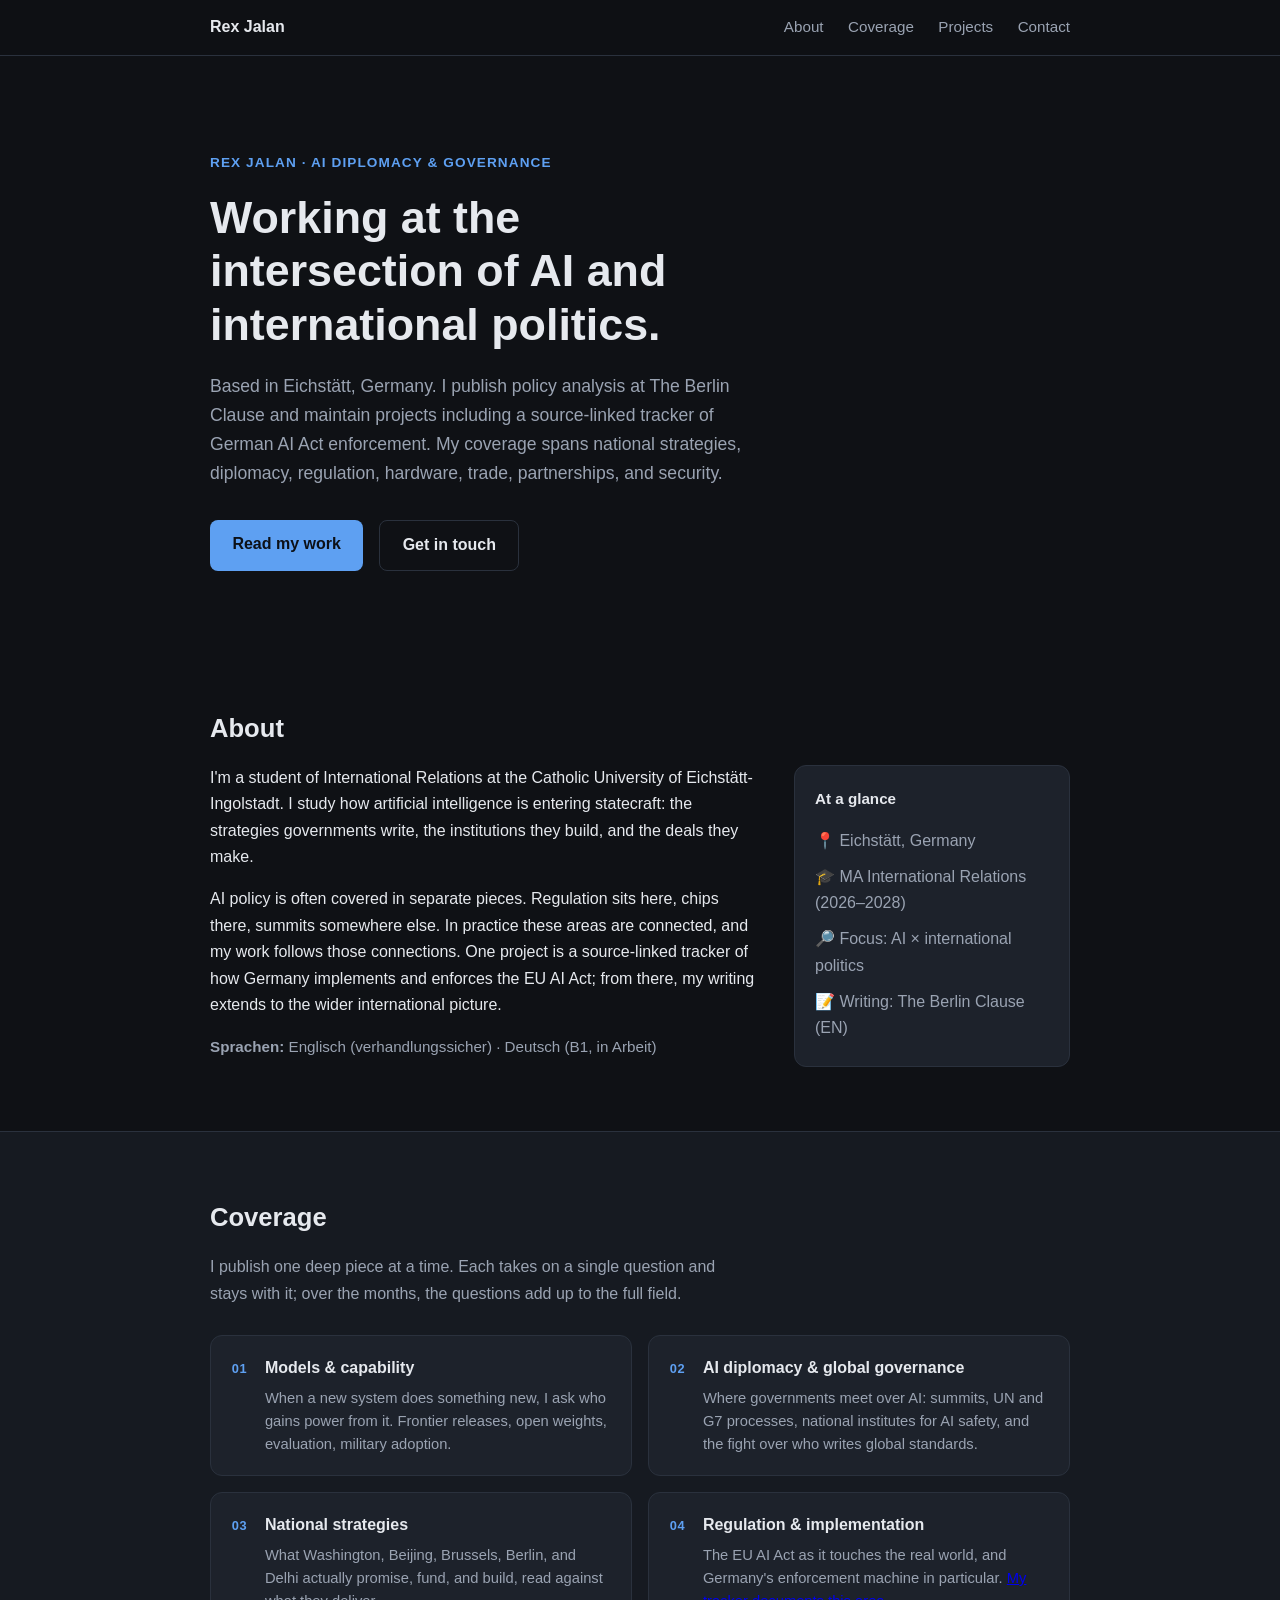
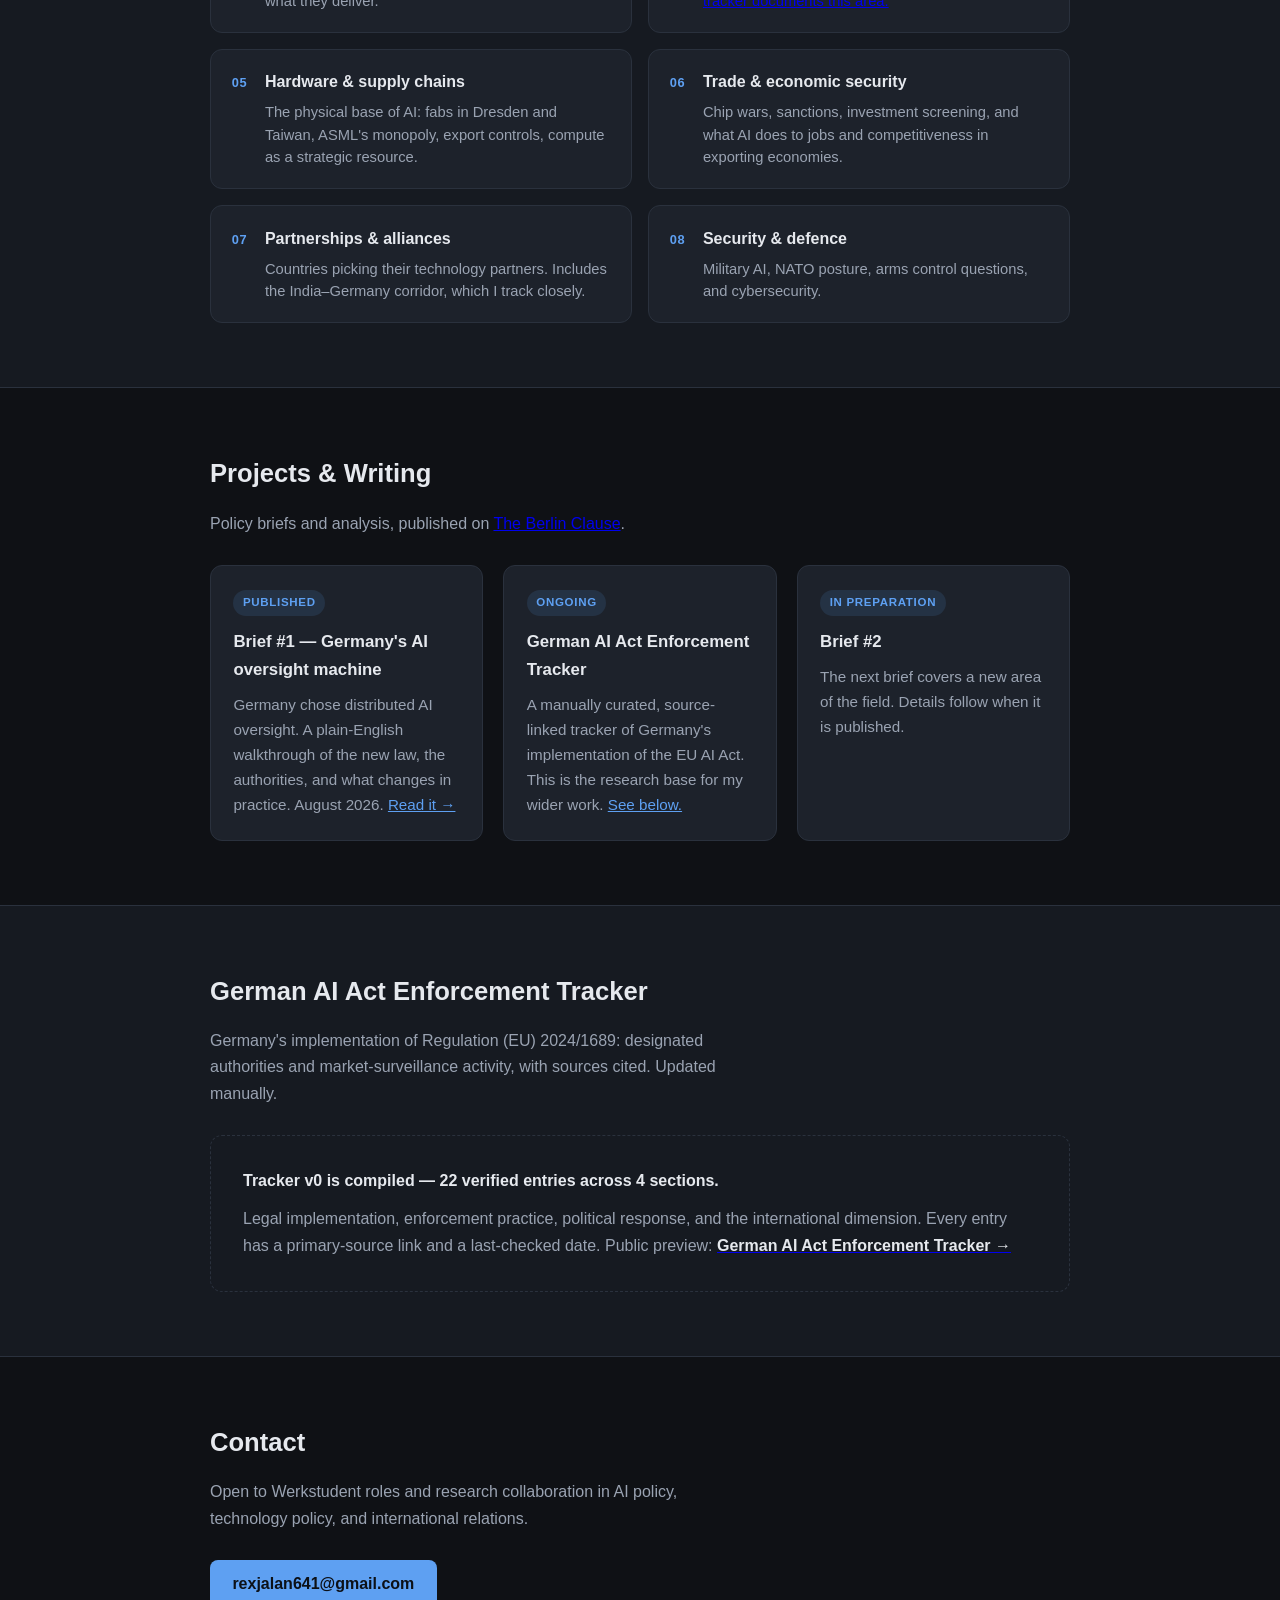
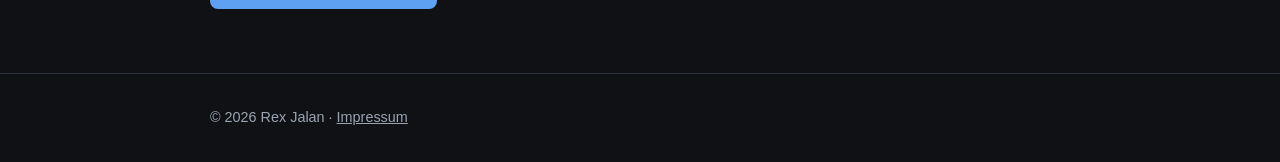
<file: index.html>
<!DOCTYPE html>
<html lang="en">
<head>
  <meta charset="UTF-8">
  <meta name="viewport" content="width=device-width, initial-scale=1.0">
  <title>Rex Jalan · AI &amp; International Politics</title>
  <meta name="description" content="Policy analysis on AI and international politics from Germany: national strategies, diplomacy, regulation, chips and supply chains, trade, alliances, and security. Includes a bilingual German AI Act enforcement tracker.">
  <link rel="stylesheet" href="style.css">
</head>
<body>
  <header class="nav">
    <div class="container nav-inner">
      <a href="#top" class="brand">Rex Jalan</a>
      <nav>
        <a href="#about">About</a>
        <a href="#coverage">Coverage</a>
        <a href="#projects">Projects</a>
        <a href="#contact">Contact</a>
      </nav>
    </div>
  </header>

  <main id="top">
    <!-- HERO -->
    <section class="hero">
      <div class="container">
        <p class="kicker">Rex Jalan · AI Diplomacy &amp; Governance</p>
        <h1>Working at the intersection of AI and international politics.</h1>
        <p class="lede">
          Based in Eichstätt, Germany. I publish policy analysis at The Berlin
          Clause and maintain projects including a source-linked tracker of
          German AI Act enforcement. My coverage spans national strategies,
          diplomacy, regulation, hardware, trade, partnerships, and security.
        </p>
        <div class="hero-actions">
          <a class="btn" href="#projects">Read my work</a>
          <a class="btn btn-ghost" href="#contact">Get in touch</a>
        </div>
      </div>
    </section>

    <!-- ABOUT -->
    <section id="about" class="section">
      <div class="container">
        <h2>About</h2>
        <div class="about-grid">
          <div>
            <p>
              I'm a student of International Relations at the Catholic
              University of Eichstätt-Ingolstadt. I study how artificial
              intelligence is entering statecraft: the strategies governments
              write, the institutions they build, and the deals they make.
            </p>
            <p>
              AI policy is often covered in separate pieces. Regulation sits
              here, chips there, summits somewhere else. In practice these
              areas are connected, and my work follows those connections. One
              project is a source-linked tracker of how Germany
              implements and enforces the EU AI Act; from there, my writing
              extends to the wider international picture.
            </p>
            <p class="lang-note">
              <strong>Sprachen:</strong> Englisch (verhandlungssicher) · Deutsch (B1, in Arbeit)
            </p>
          </div>
          <aside class="facts">
            <h3>At a glance</h3>
            <ul>
              <li>📍 Eichstätt, Germany</li>
              <li>🎓 MA International Relations (2026–2028)</li>
              <li>🔎 Focus: AI × international politics</li>
              <li>📝 Writing: The Berlin Clause (EN)</li>
            </ul>
          </aside>
        </div>
      </div>
    </section>

    <!-- COVERAGE -->
    <section id="coverage" class="section section-alt">
      <div class="container">
        <h2>Coverage</h2>
        <p class="section-sub">
          I publish one deep piece at a time. Each takes on a single question
          and stays with it; over the months, the questions add up to the full
          field.
        </p>
        <div class="coverage-grid">
          <div class="coverage-item">
            <span class="coverage-num">01</span>
            <div>
              <h3>Models &amp; capability</h3>
              <p>When a new system does something new, I ask who gains power from it. Frontier releases, open weights, evaluation, military adoption.</p>
            </div>
          </div>
          <div class="coverage-item">
            <span class="coverage-num">02</span>
            <div>
              <h3>AI diplomacy &amp; global governance</h3>
              <p>Where governments meet over AI: summits, UN and G7 processes, national institutes for AI safety, and the fight over who writes global standards.</p>
            </div>
          </div>
          <div class="coverage-item">
            <span class="coverage-num">03</span>
            <div>
              <h3>National strategies</h3>
              <p>What Washington, Beijing, Brussels, Berlin, and Delhi actually promise, fund, and build, read against what they deliver.</p>
            </div>
          </div>
          <div class="coverage-item">
            <span class="coverage-num">04</span>
            <div>
              <h3>Regulation &amp; implementation</h3>
              <p>The EU AI Act as it touches the real world, and Germany's enforcement machine in particular. <a href="#tracker">My tracker documents this area.</a></p>
            </div>
          </div>
          <div class="coverage-item">
            <span class="coverage-num">05</span>
            <div>
              <h3>Hardware &amp; supply chains</h3>
              <p>The physical base of AI: fabs in Dresden and Taiwan, ASML's monopoly, export controls, compute as a strategic resource.</p>
            </div>
          </div>
          <div class="coverage-item">
            <span class="coverage-num">06</span>
            <div>
              <h3>Trade &amp; economic security</h3>
              <p>Chip wars, sanctions, investment screening, and what AI does to jobs and competitiveness in exporting economies.</p>
            </div>
          </div>
          <div class="coverage-item">
            <span class="coverage-num">07</span>
            <div>
              <h3>Partnerships &amp; alliances</h3>
              <p>Countries picking their technology partners. Includes the India&ndash;Germany corridor, which I track closely.</p>
            </div>
          </div>
          <div class="coverage-item">
            <span class="coverage-num">08</span>
            <div>
              <h3>Security &amp; defence</h3>
              <p>Military AI, NATO posture, arms control questions, and cybersecurity.</p>
            </div>
          </div>
        </div>
      </div>
    </section>

    <!-- PROJECTS -->
    <section id="projects" class="section">
      <div class="container">
        <h2>Projects &amp; Writing</h2>
        <p class="section-sub">Policy briefs and analysis, published on <a href="https://rexjalan.substack.com">The Berlin Clause</a>.</p>
        <div class="cards">
          <article class="card">
            <span class="tag">Published</span>
            <h3>Brief #1 — Germany's AI oversight machine</h3>
            <p>Germany chose distributed AI oversight. A plain-English walkthrough of the new law, the authorities, and what changes in practice. August 2026. <a href="https://rexjalan.substack.com/p/germany-decided-not-to-build-an-ai">Read it →</a></p>
          </article>
          <article class="card">
            <span class="tag">Ongoing</span>
            <h3>German AI Act Enforcement Tracker</h3>
            <p>A manually curated, source-linked tracker of Germany's implementation of the EU AI Act. This is the research base for my wider work. <a href="#tracker">See below.</a></p>
          </article>
          <article class="card">
            <span class="tag">In preparation</span>
            <h3>Brief #2</h3>
            <p>The next brief covers a new area of the field. Details follow when it is published.</p>
          </article>
        </div>
      </div>
    </section>

    <!-- TRACKER -->
    <section id="tracker" class="section section-alt">
      <div class="container">
        <h2>German AI Act Enforcement Tracker</h2>
        <p class="section-sub">
          Germany's implementation of Regulation (EU) 2024/1689: designated
          authorities and market-surveillance activity, with sources cited.
          Updated manually.
        </p>
        <div class="tracker-placeholder">
          <p><strong>Tracker v0 is compiled — 22 verified entries across 4 sections.</strong></p>
          <p>Legal implementation, enforcement practice, political response, and the international dimension. Every entry has a primary-source link and a last-checked date. Public preview: <a href="tracker.html"><strong>German AI Act Enforcement Tracker →</strong></a></p>
        </div>
      </div>
    </section>

    <!-- CONTACT -->
    <section id="contact" class="section">
      <div class="container">
        <h2>Contact</h2>
        <p class="section-sub">
          Open to Werkstudent roles and research collaboration in AI policy,
          technology policy, and international relations.
        </p>
        <a class="btn" href="mailto:rexjalan641@gmail.com">rexjalan641@gmail.com</a>
      </div>
    </section>
  </main>

  <footer class="footer">
    <div class="container">
      <p>© 2026 Rex Jalan · <a href="impressum.html">Impressum</a></p>
    </div>
  </footer>
</body>
</html>
</file>
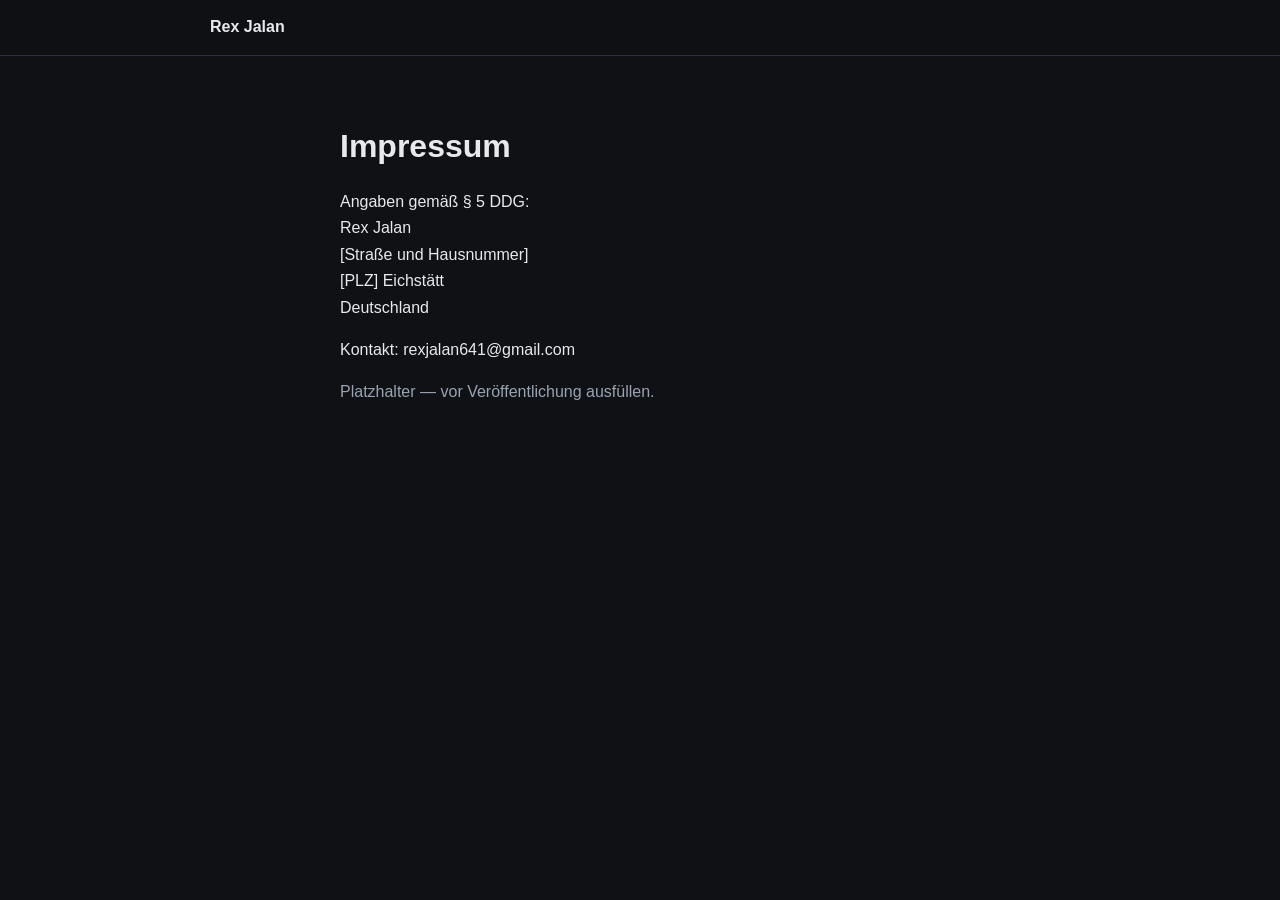
<file: impressum.html>
<!DOCTYPE html>
<html lang="de">
<head>
  <meta charset="UTF-8">
  <meta name="viewport" content="width=device-width, initial-scale=1.0">
  <title>Impressum — Rex Jalan</title>
  <link rel="stylesheet" href="style.css">
</head>
<body>
  <header class="nav">
    <div class="container nav-inner">
      <a href="index.html" class="brand">Rex Jalan</a>
    </div>
  </header>
  <main class="section">
    <div class="container" style="max-width: 640px;">
      <h1>Impressum</h1>
      <!-- TODO: Fill in full name and address once decided. German law (§ 5 TMG / DDG) requires this for a hosted site with a commercial or professional character. -->
      <p style="margin-top:1rem;">
        Angaben gemäß § 5 DDG:<br>
        Rex Jalan<br>
        [Straße und Hausnummer]<br>
        [PLZ] Eichstätt<br>
        Deutschland
      </p>
      <p style="margin-top:1rem;">
        Kontakt: rexjalan641@gmail.com
      </p>
      <p style="margin-top:1rem; color:#9aa3b2;">
        Platzhalter — vor Veröffentlichung ausfüllen.
      </p>
    </div>
  </main>
</body>
</html>
</file>
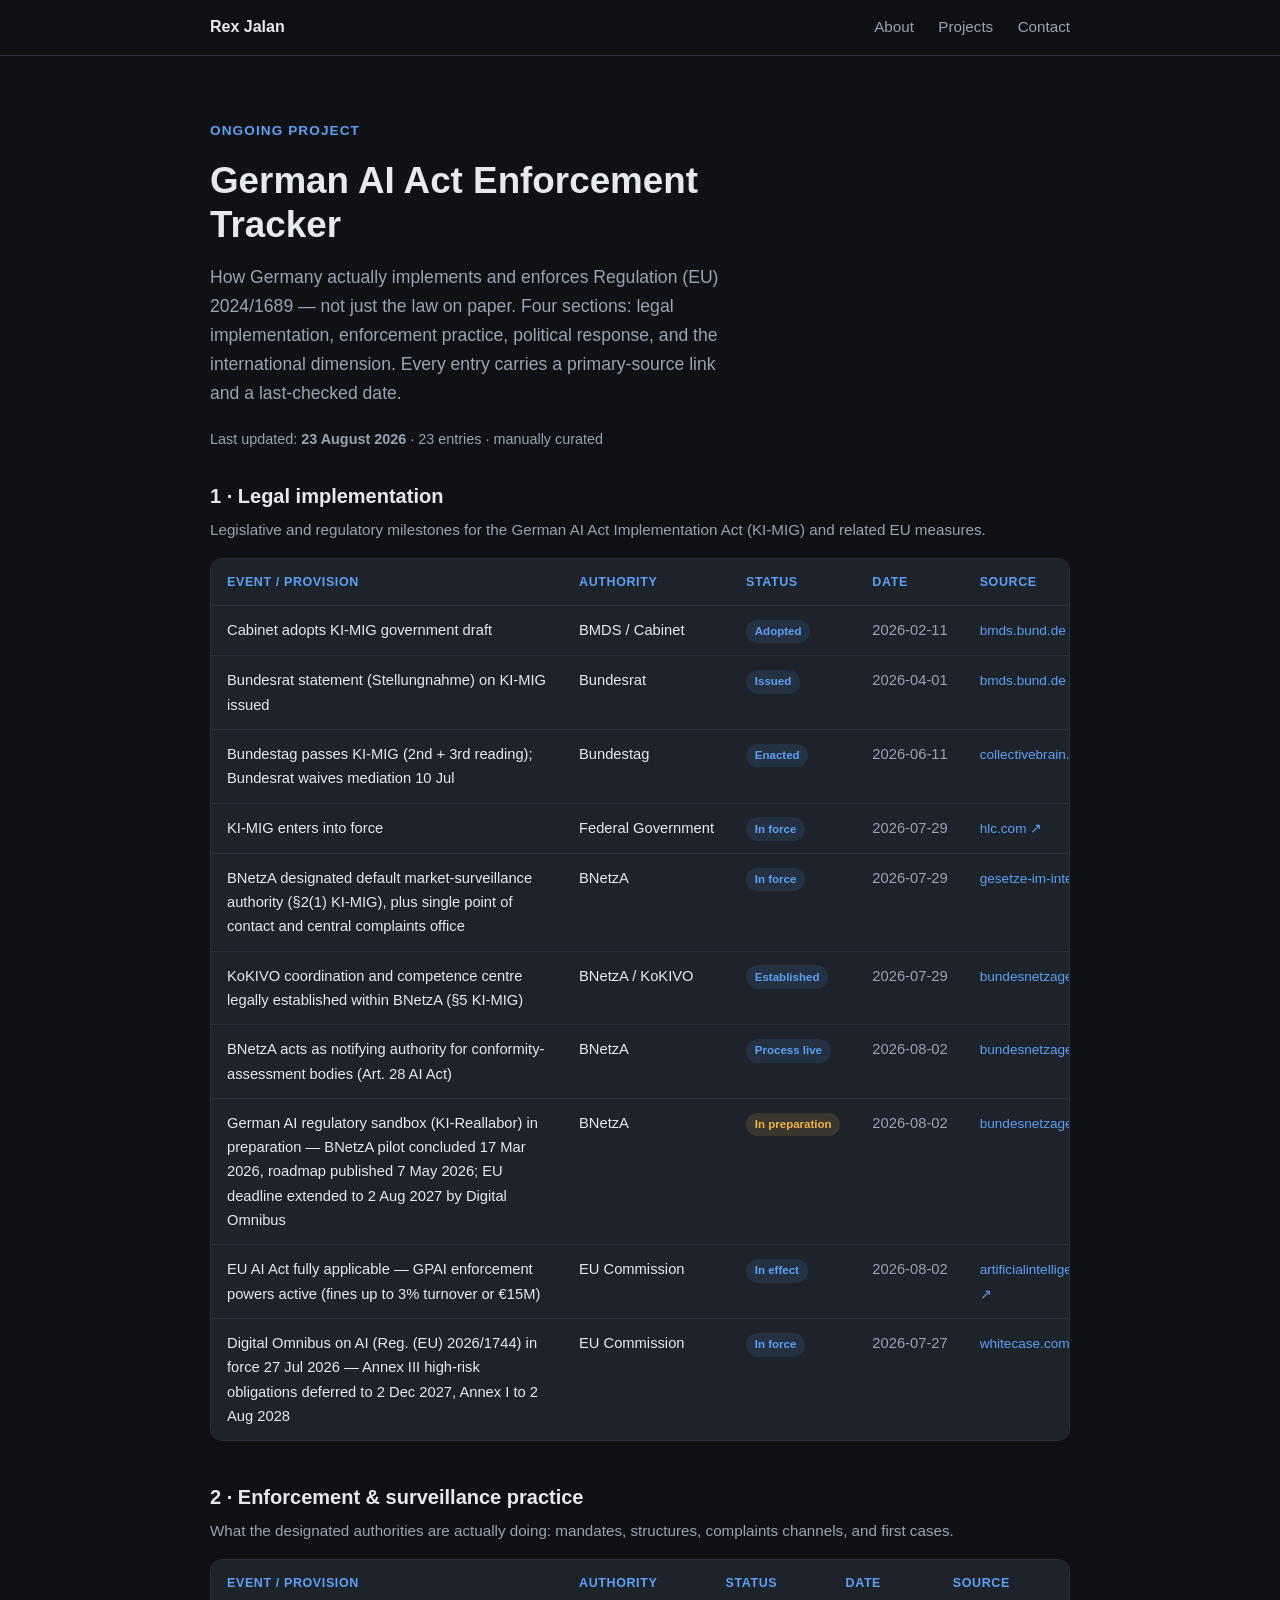
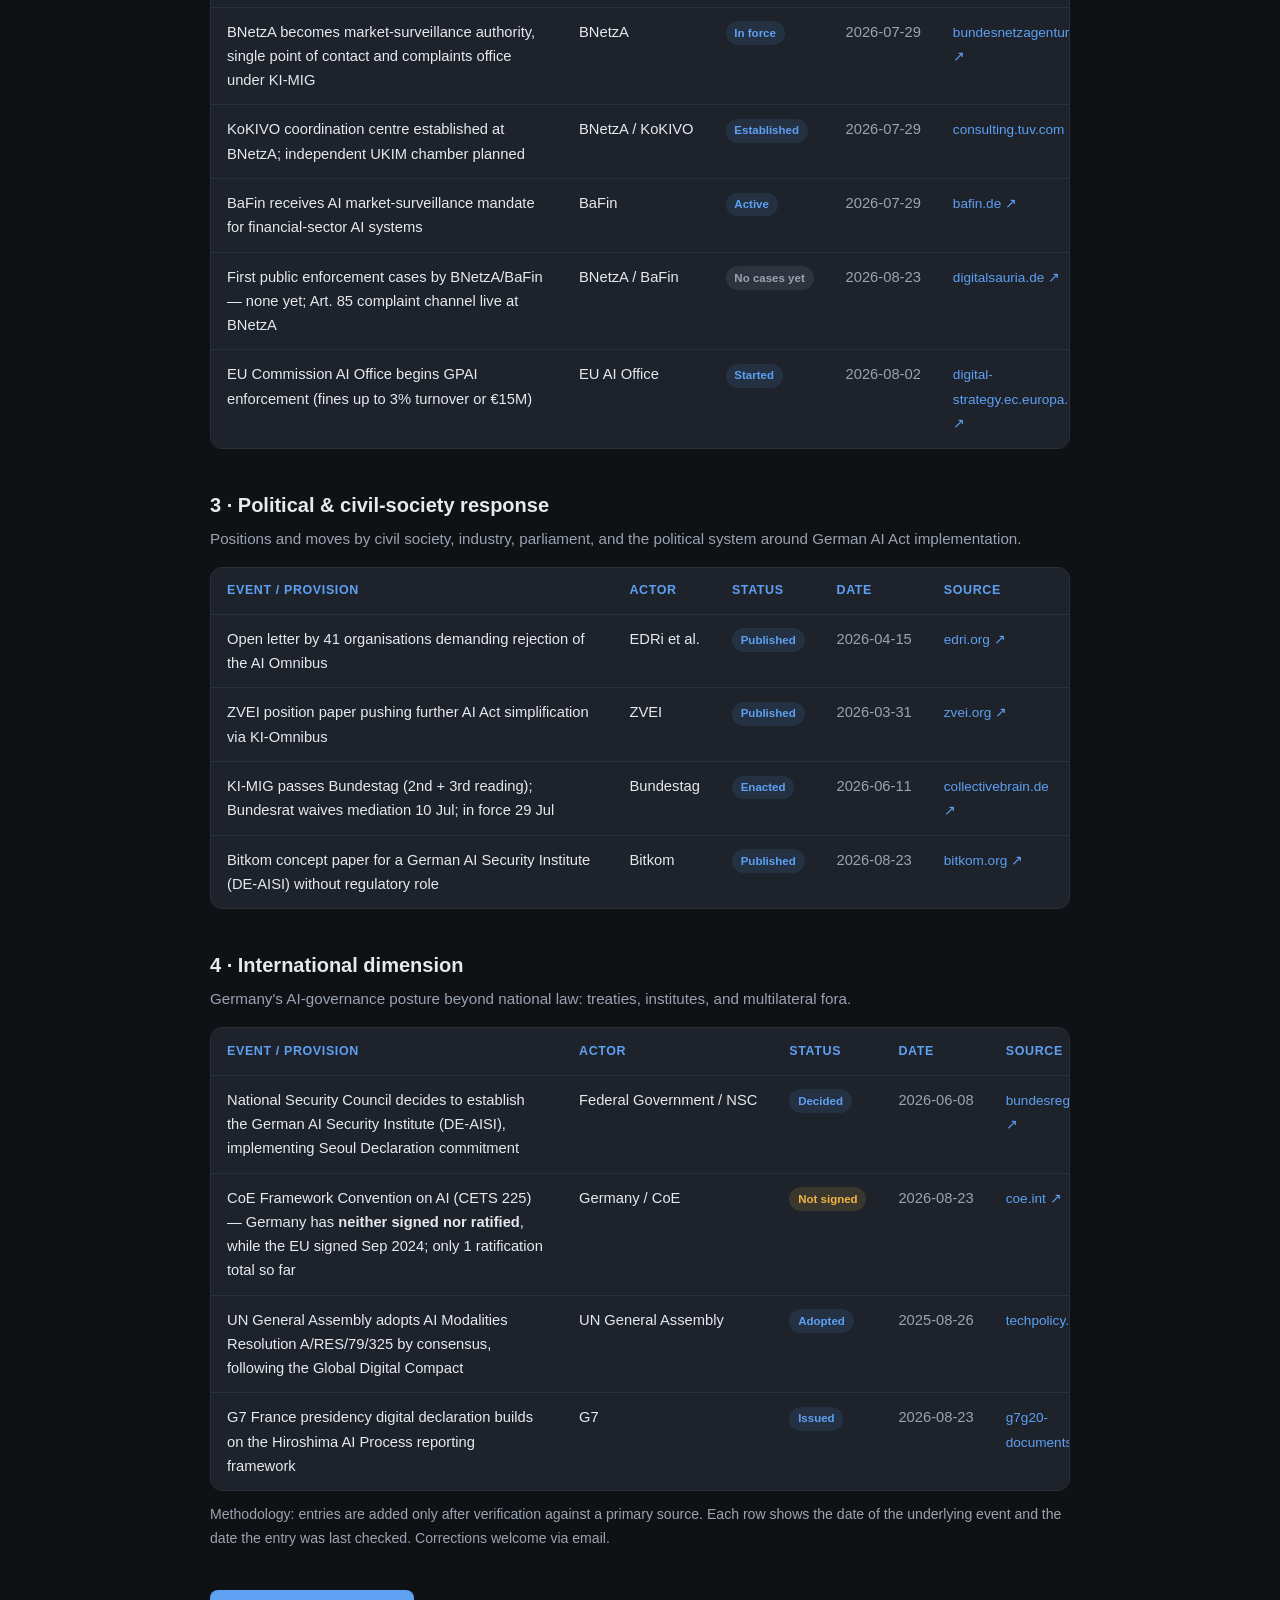
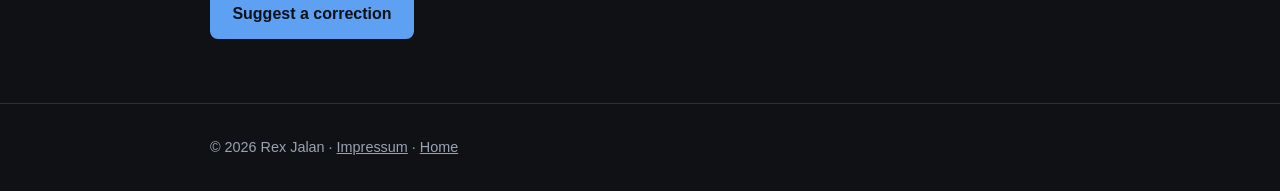
<file: tracker.html>
<!DOCTYPE html>
<html lang="en">
<head>
  <meta charset="UTF-8">
  <meta name="viewport" content="width=device-width, initial-scale=1.0">
  <title>German AI Act Enforcement Tracker — Rex Jalan</title>
  <meta name="description" content="A manually curated tracker of Germany's implementation and enforcement of the EU AI Act: legal milestones, designated authorities, enforcement activity, political response, and international dimension — with primary sources cited.">
  <link rel="stylesheet" href="style.css">
  <style>
    .t-section { margin-bottom: 2.5rem; }
    .t-section h2 { font-size: 1.25rem; margin-bottom: .25rem; }
    .t-section .t-sub { color: var(--muted); font-size: .95rem; margin-bottom: 1rem; }
    .t-wrap { overflow-x: auto; border: 1px solid var(--border); border-radius: 12px; background: var(--card); }
    table { border-collapse: collapse; width: 100%; min-width: 720px; font-size: .92rem; }
    th { text-align: left; font-size: .78rem; text-transform: uppercase; letter-spacing: .05em; color: var(--accent); padding: .8rem 1rem; border-bottom: 1px solid var(--border); }
    td { padding: .75rem 1rem; border-bottom: 1px solid var(--border); vertical-align: top; }
    tr:last-child td { border-bottom: none; }
    td.ev { min-width: 22rem; max-width: 34rem; }
    td.au, td.st { white-space: nowrap; }
    td.dt { white-space: nowrap; color: var(--muted); }
    td.src a { color: var(--accent); text-decoration: none; font-size: .85rem; }
    td.src a:hover { text-decoration: underline; }
    .pill { display: inline-block; font-size: .72rem; font-weight: 600; padding: .15rem .55rem; border-radius: 99px; background: rgba(94,160,242,.12); color: var(--accent); white-space: nowrap; }
    .pill.warn { background: rgba(240,180,70,.14); color: #f0b446; }
    .pill.off { background: rgba(154,163,178,.14); color: var(--muted); }
    .t-note { color: var(--muted); font-size: .88rem; margin-top: .75rem; }
    .t-updated { color: var(--muted); font-size: .9rem; margin-bottom: 1.75rem; }
  </style>
</head>
<body>
  <header class="nav">
    <div class="container nav-inner">
      <a href="index.html" class="brand">Rex Jalan</a>
      <nav>
        <a href="index.html#about">About</a>
        <a href="index.html#projects">Projects</a>
        <a href="index.html#contact">Contact</a>
      </nav>
    </div>
  </header>

  <main>
    <section class="section">
      <div class="container">
        <p class="kicker">Ongoing project</p>
        <h1 style="font-size:clamp(1.7rem,4vw,2.3rem);line-height:1.2;max-width:28ch;">German AI Act Enforcement Tracker</h1>
        <p class="lede" style="margin-top:1rem;">
          How Germany actually implements and enforces Regulation (EU) 2024/1689 —
          not just the law on paper. Four sections: legal implementation, enforcement
          practice, political response, and the international dimension. Every entry
          carries a primary-source link and a last-checked date.
        </p>
        <p class="t-updated" style="margin-top:1.25rem;">Last updated: <strong>23 August 2026</strong> · 23 entries · manually curated</p>

        <!-- SECTION 1 -->
        <div class="t-section">
          <h2>1 · Legal implementation</h2>
          <p class="t-sub">Legislative and regulatory milestones for the German AI Act Implementation Act (KI-MIG) and related EU measures.</p>
          <div class="t-wrap">
            <table>
              <thead><tr><th>Event / Provision</th><th>Authority</th><th>Status</th><th>Date</th><th>Source</th></tr></thead>
              <tbody>
                <tr><td class="ev">Cabinet adopts KI-MIG government draft</td><td class="au">BMDS / Cabinet</td><td class="st"><span class="pill">Adopted</span></td><td class="dt">2026-02-11</td><td class="src"><a href="https://bmds.bund.de/service/gesetzgebungsverfahren/gesetz-zur-durchfuehrung-der-ki-verordnung">bmds.bund.de ↗</a></td></tr>
                <tr><td class="ev">Bundesrat statement (Stellungnahme) on KI-MIG issued</td><td class="au">Bundesrat</td><td class="st"><span class="pill">Issued</span></td><td class="dt">2026-04-01</td><td class="src"><a href="https://bmds.bund.de/service/gesetzgebungsverfahren/gesetz-zur-durchfuehrung-der-ki-verordnung">bmds.bund.de ↗</a></td></tr>
                <tr><td class="ev">Bundestag passes KI-MIG (2nd + 3rd reading); Bundesrat waives mediation 10 Jul</td><td class="au">Bundestag</td><td class="st"><span class="pill">Enacted</span></td><td class="dt">2026-06-11</td><td class="src"><a href="https://collectivebrain.de/ki-mig-bundestag-ki-aufsicht-deutschland-2026">collectivebrain.de ↗</a></td></tr>
                <tr><td class="ev">KI-MIG enters into force</td><td class="au">Federal Government</td><td class="st"><span class="pill">In force</span></td><td class="dt">2026-07-29</td><td class="src"><a href="https://www.hlc.com/en/publications/eu-ai-act-german-implementation-act-enters-into-force">hlc.com ↗</a></td></tr>
                <tr><td class="ev">BNetzA designated default market-surveillance authority (§2(1) KI-MIG), plus single point of contact and central complaints office</td><td class="au">BNetzA</td><td class="st"><span class="pill">In force</span></td><td class="dt">2026-07-29</td><td class="src"><a href="https://www.gesetze-im-internet.de/ki-mig/BJNR0DF0B0026.html">gesetze-im-internet.de ↗</a></td></tr>
                <tr><td class="ev">KoKIVO coordination and competence centre legally established within BNetzA (§5 KI-MIG)</td><td class="au">BNetzA / KoKIVO</td><td class="st"><span class="pill">Established</span></td><td class="dt">2026-07-29</td><td class="src"><a href="http://www.bundesnetzagentur.de/DE/Fachthemen/Digitales/KI/15_Koordinierung/start.html">bundesnetzagentur.de ↗</a></td></tr>
                <tr><td class="ev">BNetzA acts as notifying authority for conformity-assessment bodies (Art. 28 AI Act)</td><td class="au">BNetzA</td><td class="st"><span class="pill">Process live</span></td><td class="dt">2026-08-02</td><td class="src"><a href="https://www.bundesnetzagentur.de/EN/Areas/Digitalisation/AI/13_Notification/start.html">bundesnetzagentur.de ↗</a></td></tr>
                <tr><td class="ev">German AI regulatory sandbox (KI-Reallabor) in preparation — BNetzA pilot concluded 17 Mar 2026, roadmap published 7 May 2026; EU deadline extended to 2 Aug 2027 by Digital Omnibus</td><td class="au">BNetzA</td><td class="st"><span class="pill warn">In preparation</span></td><td class="dt">2026-08-02</td><td class="src"><a href="https://www.bundesnetzagentur.de/SharedDocs/Pressemitteilungen/EN/2026/20260317_Ki.html">bundesnetzagentur.de ↗</a></td></tr>
                <tr><td class="ev">EU AI Act fully applicable — GPAI enforcement powers active (fines up to 3% turnover or €15M)</td><td class="au">EU Commission</td><td class="st"><span class="pill">In effect</span></td><td class="dt">2026-08-02</td><td class="src"><a href="https://artificialintelligenceact.eu/implementation-timeline">artificialintelligenceact.eu ↗</a></td></tr>
                <tr><td class="ev">Digital Omnibus on AI (Reg. (EU) 2026/1744) in force 27 Jul 2026 — Annex III high-risk obligations deferred to 2 Dec 2027, Annex I to 2 Aug 2028</td><td class="au">EU Commission</td><td class="st"><span class="pill">In force</span></td><td class="dt">2026-07-27</td><td class="src"><a href="https://www.whitecase.com/insight-alert/eu-ai-omnibus-enters-force-amending-ai-act">whitecase.com ↗</a></td></tr>
              </tbody>
            </table>
          </div>
        </div>

        <!-- SECTION 2 -->
        <div class="t-section">
          <h2>2 · Enforcement &amp; surveillance practice</h2>
          <p class="t-sub">What the designated authorities are actually doing: mandates, structures, complaints channels, and first cases.</p>
          <div class="t-wrap">
            <table>
              <thead><tr><th>Event / Provision</th><th>Authority</th><th>Status</th><th>Date</th><th>Source</th></tr></thead>
              <tbody>
                <tr><td class="ev">BNetzA becomes market-surveillance authority, single point of contact and complaints office under KI-MIG</td><td class="au">BNetzA</td><td class="st"><span class="pill">In force</span></td><td class="dt">2026-07-29</td><td class="src"><a href="https://www.bundesnetzagentur.de/SharedDocs/Pressemitteilungen/EN/2026/20260729_KI_VO.html">bundesnetzagentur.de ↗</a></td></tr>
                <tr><td class="ev">KoKIVO coordination centre established at BNetzA; independent UKIM chamber planned</td><td class="au">BNetzA / KoKIVO</td><td class="st"><span class="pill">Established</span></td><td class="dt">2026-07-29</td><td class="src"><a href="https://consulting.tuv.com/aktuelles/ki-im-fokus/eu-ai-act-august-2-2026-unternehmen">consulting.tuv.com ↗</a></td></tr>
                <tr><td class="ev">BaFin receives AI market-surveillance mandate for financial-sector AI systems</td><td class="au">BaFin</td><td class="st"><span class="pill">Active</span></td><td class="dt">2026-07-29</td><td class="src"><a href="https://www.bafin.de/SharedDocs/Veroeffentlichungen/DE/Pressemitteilung/2026/pm_2026_07_29_ki_verordnung.html">bafin.de ↗</a></td></tr>
                <tr><td class="ev">First public enforcement cases by BNetzA/BaFin — none yet; Art. 85 complaint channel live at BNetzA</td><td class="au">BNetzA / BaFin</td><td class="st"><span class="pill off">No cases yet</span></td><td class="dt">2026-08-23</td><td class="src"><a href="https://www.digitalsauria.de/eu-ai-act">digitalsauria.de ↗</a></td></tr>
                <tr><td class="ev">EU Commission AI Office begins GPAI enforcement (fines up to 3% turnover or €15M)</td><td class="au">EU AI Office</td><td class="st"><span class="pill">Started</span></td><td class="dt">2026-08-02</td><td class="src"><a href="https://digital-strategy.ec.europa.eu/en/policies/regulatory-framework-ai">digital-strategy.ec.europa.eu ↗</a></td></tr>
              </tbody>
            </table>
          </div>
        </div>

        <!-- SECTION 3 -->
        <div class="t-section">
          <h2>3 · Political &amp; civil-society response</h2>
          <p class="t-sub">Positions and moves by civil society, industry, parliament, and the political system around German AI Act implementation.</p>
          <div class="t-wrap">
            <table>
              <thead><tr><th>Event / Provision</th><th>Actor</th><th>Status</th><th>Date</th><th>Source</th></tr></thead>
              <tbody>
                <tr><td class="ev">Open letter by 41 organisations demanding rejection of the AI Omnibus</td><td class="au">EDRi et al.</td><td class="st"><span class="pill">Published</span></td><td class="dt">2026-04-15</td><td class="src"><a href="https://edri.org/our-work/open-letter-eu-lawmakers-must-safeguard-the-ai-act">edri.org ↗</a></td></tr>
                <tr><td class="ev">ZVEI position paper pushing further AI Act simplification via KI-Omnibus</td><td class="au">ZVEI</td><td class="st"><span class="pill">Published</span></td><td class="dt">2026-03-31</td><td class="src"><a href="https://www.zvei.org/presse-medien/pressebereich/ki-omnibus-zvei-draengt-auf-weitere-vereinfachung-der-ki-regulatorik">zvei.org ↗</a></td></tr>
                <tr><td class="ev">KI-MIG passes Bundestag (2nd + 3rd reading); Bundesrat waives mediation 10 Jul; in force 29 Jul</td><td class="au">Bundestag</td><td class="st"><span class="pill">Enacted</span></td><td class="dt">2026-06-11</td><td class="src"><a href="https://collectivebrain.de/ki-mig-bundestag-ki-aufsicht-deutschland-2026">collectivebrain.de ↗</a></td></tr>
                <tr><td class="ev">Bitkom concept paper for a German AI Security Institute (DE-AISI) without regulatory role</td><td class="au">Bitkom</td><td class="st"><span class="pill">Published</span></td><td class="dt">2026-08-23</td><td class="src"><a href="https://www.bitkom.org/Bitkom/Publikationen/Deutsches-AI-Security-Institut">bitkom.org ↗</a></td></tr>
              </tbody>
            </table>
          </div>
        </div>

        <!-- SECTION 4 -->
        <div class="t-section">
          <h2>4 · International dimension</h2>
          <p class="t-sub">Germany's AI-governance posture beyond national law: treaties, institutes, and multilateral fora.</p>
          <div class="t-wrap">
            <table>
              <thead><tr><th>Event / Provision</th><th>Actor</th><th>Status</th><th>Date</th><th>Source</th></tr></thead>
              <tbody>
                <tr><td class="ev">National Security Council decides to establish the German AI Security Institute (DE-AISI), implementing Seoul Declaration commitment</td><td class="au">Federal Government / NSC</td><td class="st"><span class="pill">Decided</span></td><td class="dt">2026-06-08</td><td class="src"><a href="https://www.bundesregierung.de/breg-de/aktuelles/sitzung-des-nationalen-sicherheitsrates-im-juni-2026-2438050">bundesregierung.de ↗</a></td></tr>
                <tr><td class="ev">CoE Framework Convention on AI (CETS 225) — Germany has <strong>neither signed nor ratified</strong>, while the EU signed Sep 2024; only 1 ratification total so far</td><td class="au">Germany / CoE</td><td class="st"><span class="pill warn">Not signed</span></td><td class="dt">2026-08-23</td><td class="src"><a href="https://www.coe.int/en/web/conventions/full-list?module=signatures-by-treaty&amp;treatynum=225">coe.int ↗</a></td></tr>
                <tr><td class="ev">UN General Assembly adopts AI Modalities Resolution A/RES/79/325 by consensus, following the Global Digital Compact</td><td class="au">UN General Assembly</td><td class="st"><span class="pill">Adopted</span></td><td class="dt">2025-08-26</td><td class="src"><a href="https://techpolicy.press/un-reaches-consensus-on-ai-now-comes-the-hard-part">techpolicy.press ↗</a></td></tr>
                <tr><td class="ev">G7 France presidency digital declaration builds on the Hiroshima AI Process reporting framework</td><td class="au">G7</td><td class="st"><span class="pill">Issued</span></td><td class="dt">2026-08-23</td><td class="src"><a href="https://g7g20-documents.org/database/document/2026-g7-france-ministerial-meetings-idt-ministers-ministers-language-g7-ministerial-declaration-on-digital-technology">g7g20-documents.org ↗</a></td></tr>
              </tbody>
            </table>
          </div>
          <p class="t-note">Methodology: entries are added only after verification against a primary source. Each row shows the date of the underlying event and the date the entry was last checked. Corrections welcome via email.</p>
        </div>

        <a class="btn" href="index.html#contact">Suggest a correction</a>
      </div>
    </section>
  </main>

  <footer class="footer">
    <div class="container">
      <p>© 2026 Rex Jalan · <a href="impressum.html">Impressum</a> · <a href="index.html">Home</a></p>
    </div>
  </footer>
</body>
</html>
</file>
<file: style.css>
:root {
  --bg: #0f1115;
  --bg-alt: #161a21;
  --card: #1d222b;
  --text: #e6e9ee;
  --muted: #9aa3b2;
  --accent: #5ea0f2;
  --border: #2a313d;
}

* { box-sizing: border-box; margin: 0; padding: 0; }

body {
  font-family: -apple-system, "Segoe UI", Roboto, Helvetica, Arial, sans-serif;
  background: var(--bg);
  color: var(--text);
  line-height: 1.65;
}

.container { max-width: 900px; margin: 0 auto; padding: 0 1.25rem; }

/* Nav */
.nav { position: sticky; top: 0; background: rgba(15,17,21,.92); backdrop-filter: blur(8px); border-bottom: 1px solid var(--border); z-index: 10; }
.nav-inner { display: flex; justify-content: space-between; align-items: center; padding: .9rem 1.25rem; }
.brand { font-weight: 700; color: var(--text); text-decoration: none; }
.nav nav a { color: var(--muted); text-decoration: none; margin-left: 1.25rem; font-size: .95rem; }
.nav nav a:hover { color: var(--text); }

/* Hero */
.hero { padding: 6rem 0 4.5rem; text-align: left; }
.kicker { color: var(--accent); font-weight: 600; text-transform: uppercase; letter-spacing: .08em; font-size: .85rem; margin-bottom: 1rem; }
.hero h1 { font-size: clamp(1.9rem, 5vw, 2.8rem); line-height: 1.2; max-width: 22ch; }
.lede { margin-top: 1.25rem; color: var(--muted); max-width: 55ch; font-size: 1.1rem; }
.hero-actions { margin-top: 2rem; display: flex; gap: 1rem; flex-wrap: wrap; }

.btn {
  display: inline-block; padding: .7rem 1.4rem; border-radius: 8px;
  background: var(--accent); color: #0c1017; font-weight: 600; text-decoration: none;
}
.btn:hover { filter: brightness(1.1); }
.btn-ghost { background: transparent; color: var(--text); border: 1px solid var(--border); }

/* Sections */
.section { padding: 4rem 0; }
.section-alt { background: var(--bg-alt); border-block: 1px solid var(--border); }
h2 { font-size: 1.6rem; margin-bottom: 1rem; }
.section-sub { color: var(--muted); max-width: 60ch; margin-bottom: 1.75rem; }

/* About */
.about-grid { display: grid; grid-template-columns: 1fr; gap: 2rem; }
@media (min-width: 720px) { .about-grid { grid-template-columns: 2fr 1fr; } }
.about-grid p + p { margin-top: 1rem; }
.lang-note { margin-top: 1.25rem; font-size: .95rem; color: var(--muted); }
.facts { background: var(--card); border: 1px solid var(--border); border-radius: 12px; padding: 1.25rem; height: fit-content; }
.facts h3 { font-size: .95rem; margin-bottom: .75rem; }
.facts ul { list-style: none; }
.facts li { padding: .3rem 0; color: var(--muted); }

/* Cards */
.cards { display: grid; gap: 1.25rem; grid-template-columns: repeat(auto-fit, minmax(240px, 1fr)); }
.card { background: var(--card); border: 1px solid var(--border); border-radius: 12px; padding: 1.4rem; }
.tag { display: inline-block; font-size: .72rem; font-weight: 600; text-transform: uppercase; letter-spacing: .06em; color: var(--accent); background: rgba(94,160,242,.12); padding: .2rem .6rem; border-radius: 99px; margin-bottom: .8rem; }
.card h3 { font-size: 1.05rem; margin-bottom: .5rem; }
.card p { color: var(--muted); font-size: .95rem; }
.card a { color: var(--accent); }

/* Coverage grid */
.coverage-grid { display: grid; gap: 1rem; grid-template-columns: 1fr; }
@media (min-width: 640px) { .coverage-grid { grid-template-columns: 1fr 1fr; } }
.coverage-item {
  display: flex; gap: 1.1rem; align-items: baseline;
  background: var(--card); border: 1px solid var(--border);
  border-radius: 12px; padding: 1.2rem 1.3rem;
}
.coverage-num {
  font-size: .8rem; font-weight: 700; color: var(--accent);
  font-variant-numeric: tabular-nums; letter-spacing: .05em;
}
.coverage-item h3 { font-size: 1rem; margin-bottom: .35rem; }
.coverage-item p { color: var(--muted); font-size: .92rem; line-height: 1.55; }

/* Tracker placeholder */
.tracker-placeholder { border: 1px dashed var(--border); border-radius: 12px; padding: 2rem; color: var(--muted); background: var(--bg-alt); }
.tracker-placeholder strong { color: var(--text); }
.tracker-placeholder p + p { margin-top: .75rem; }

/* Contact */
.socials { margin-top: 1.25rem; color: var(--muted); }
.socials a { color: var(--accent); text-decoration: none; }
.socials a:hover { text-decoration: underline; }

/* Footer */
.footer { border-top: 1px solid var(--border); padding: 2rem 0; color: var(--muted); font-size: .9rem; }
.footer a { color: var(--muted); }
</file>
